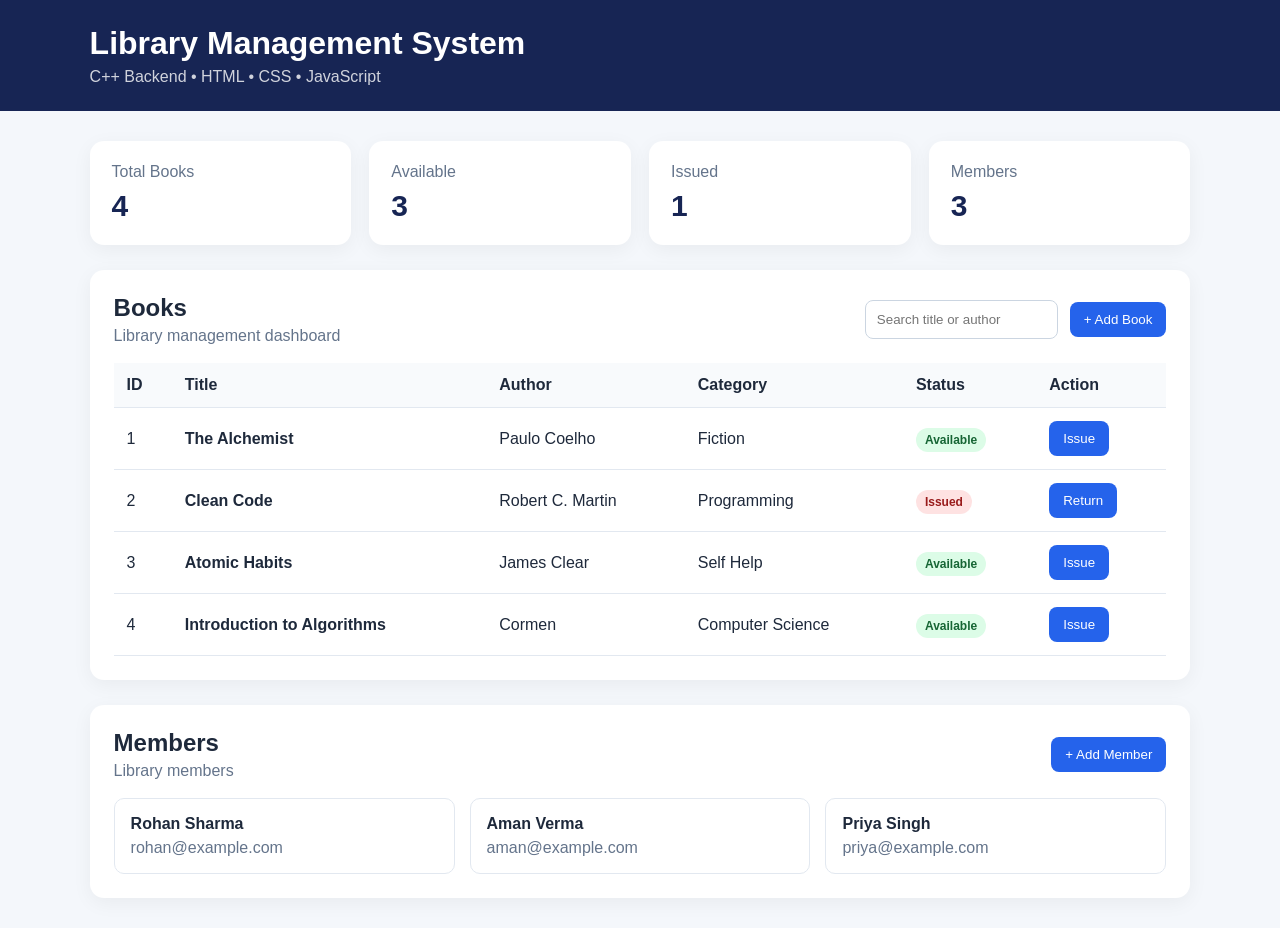
<file: index.html>
<!DOCTYPE html>
<html lang="en">
<head>
<meta charset="UTF-8">
<meta name="viewport" content="width=device-width, initial-scale=1.0">
<title>Library Management System</title>
<link rel="stylesheet" href="web/style.css">
</head>
<body>
<header><div><h1>Library Management System</h1><p>C++ Backend • HTML • CSS • JavaScript</p></div></header>
<main>
<section class="stats">
<div><span>Total Books</span><b id="total">0</b></div>
<div><span>Available</span><b id="available">0</b></div>
<div><span>Issued</span><b id="issued">0</b></div>
<div><span>Members</span><b id="members">0</b></div>
</section>
<section class="panel">
<div class="head"><div><h2>Books</h2><p>Library management dashboard</p></div><input id="search" placeholder="Search title or author" oninput="render()"><button onclick="openBook()">+ Add Book</button></div>
<table><thead><tr><th>ID</th><th>Title</th><th>Author</th><th>Category</th><th>Status</th><th>Action</th></tr></thead><tbody id="books"></tbody></table>
</section>
<section class="panel"><div class="head"><div><h2>Members</h2><p>Library members</p></div><button onclick="openMember()">+ Add Member</button></div><div id="membersList" class="members"></div></section>
</main>
<div id="bookModal" class="modal"><div class="box"><button class="x" onclick="closeModal('bookModal')">×</button><h2>Add Book</h2><form onsubmit="addBook(event)"><input id="title" required placeholder="Title"><input id="author" required placeholder="Author"><input id="category" required placeholder="Category"><button>Add Book</button></form></div></div>
<div id="memberModal" class="modal"><div class="box"><button class="x" onclick="closeModal('memberModal')">×</button><h2>Add Member</h2><form onsubmit="addMember(event)"><input id="name" required placeholder="Name"><input id="email" type="email" required placeholder="Email"><button>Add Member</button></form></div></div>
<script src="web/script.js"></script>
</body>
</html>
</file>
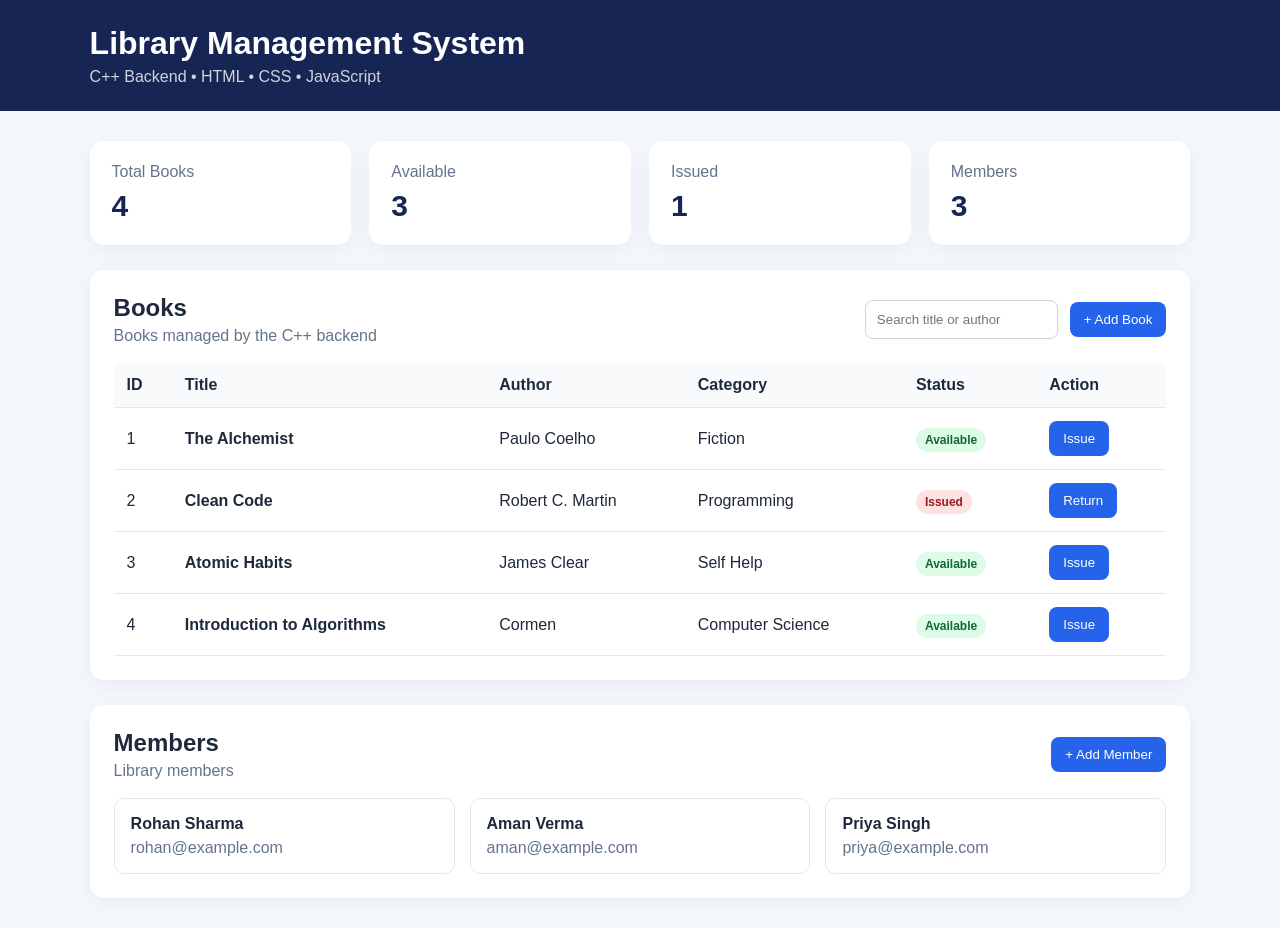
<file: web/index.html>
<!DOCTYPE html>
<html lang="en">
<head><meta charset="UTF-8"><meta name="viewport" content="width=device-width, initial-scale=1.0"><title>Library Management System</title><link rel="stylesheet" href="style.css"></head>
<body>
<header><div><h1>Library Management System</h1><p>C++ Backend • HTML • CSS • JavaScript</p></div></header>
<main>
<section class="stats"><div><span>Total Books</span><b id="total">0</b></div><div><span>Available</span><b id="available">0</b></div><div><span>Issued</span><b id="issued">0</b></div><div><span>Members</span><b id="members">0</b></div></section>
<section class="panel"><div class="head"><div><h2>Books</h2><p>Books managed by the C++ backend</p></div><input id="search" placeholder="Search title or author" oninput="render()"><button onclick="openBook()">+ Add Book</button></div>
<table><thead><tr><th>ID</th><th>Title</th><th>Author</th><th>Category</th><th>Status</th><th>Action</th></tr></thead><tbody id="books"></tbody></table></section>
<section class="panel"><div class="head"><div><h2>Members</h2><p>Library members</p></div><button onclick="openMember()">+ Add Member</button></div><div id="membersList" class="members"></div></section>
</main>
<div id="bookModal" class="modal"><div class="box"><button class="x" onclick="closeModal('bookModal')">×</button><h2>Add Book</h2><form onsubmit="addBook(event)"><input id="title" required placeholder="Title"><input id="author" required placeholder="Author"><input id="category" required placeholder="Category"><button>Add Book</button></form></div></div>
<div id="memberModal" class="modal"><div class="box"><button class="x" onclick="closeModal('memberModal')">×</button><h2>Add Member</h2><form onsubmit="addMember(event)"><input id="name" required placeholder="Name"><input id="email" type="email" required placeholder="Email"><button>Add Member</button></form></div></div>
<script src="script.js"></script></body></html>
</file>
<file: web/style.css>
*{box-sizing:border-box}body{margin:0;font-family:Arial,sans-serif;background:#f4f7fb;color:#1e293b}header{background:#172554;color:white;padding:25px 7%}header h1{margin:0 0 6px}header p{margin:0;opacity:.8}main{width:86%;max-width:1200px;margin:30px auto}.stats{display:grid;grid-template-columns:repeat(4,1fr);gap:18px;margin-bottom:25px}.stats>div,.panel{background:white;border-radius:14px;box-shadow:0 5px 20px #0000000d}.stats>div{padding:22px}.stats span{color:#64748b}.stats b{display:block;font-size:30px;margin-top:8px;color:#172554}.panel{padding:24px;margin-bottom:25px;overflow:auto}.head{display:flex;align-items:center;gap:12px;margin-bottom:18px}.head>div{margin-right:auto}.head h2{margin:0 0 5px}.head p{margin:0;color:#64748b}input{padding:11px;border:1px solid #cbd5e1;border-radius:8px}button{padding:10px 14px;border:0;border-radius:8px;background:#2563eb;color:white;cursor:pointer}table{width:100%;border-collapse:collapse;min-width:700px}th,td{padding:13px;border-bottom:1px solid #e2e8f0;text-align:left}th{background:#f8fafc}.badge{padding:5px 9px;border-radius:20px;font-size:12px;font-weight:bold}.available{background:#dcfce7;color:#166534}.issued{background:#fee2e2;color:#991b1b}.members{display:grid;grid-template-columns:repeat(3,1fr);gap:15px}.member{border:1px solid #e2e8f0;padding:16px;border-radius:10px}.member span{display:block;color:#64748b;margin-top:6px}.modal{display:none;position:fixed;inset:0;background:#0008;align-items:center;justify-content:center}.modal.show{display:flex}.box{position:relative;background:white;padding:25px;border-radius:14px;width:380px}.box form{display:grid;gap:12px}.x{position:absolute;right:10px;top:8px;background:transparent;color:#64748b;font-size:25px}@media(max-width:800px){.stats{grid-template-columns:repeat(2,1fr)}.members{grid-template-columns:1fr}.head{flex-wrap:wrap}}
</file>
